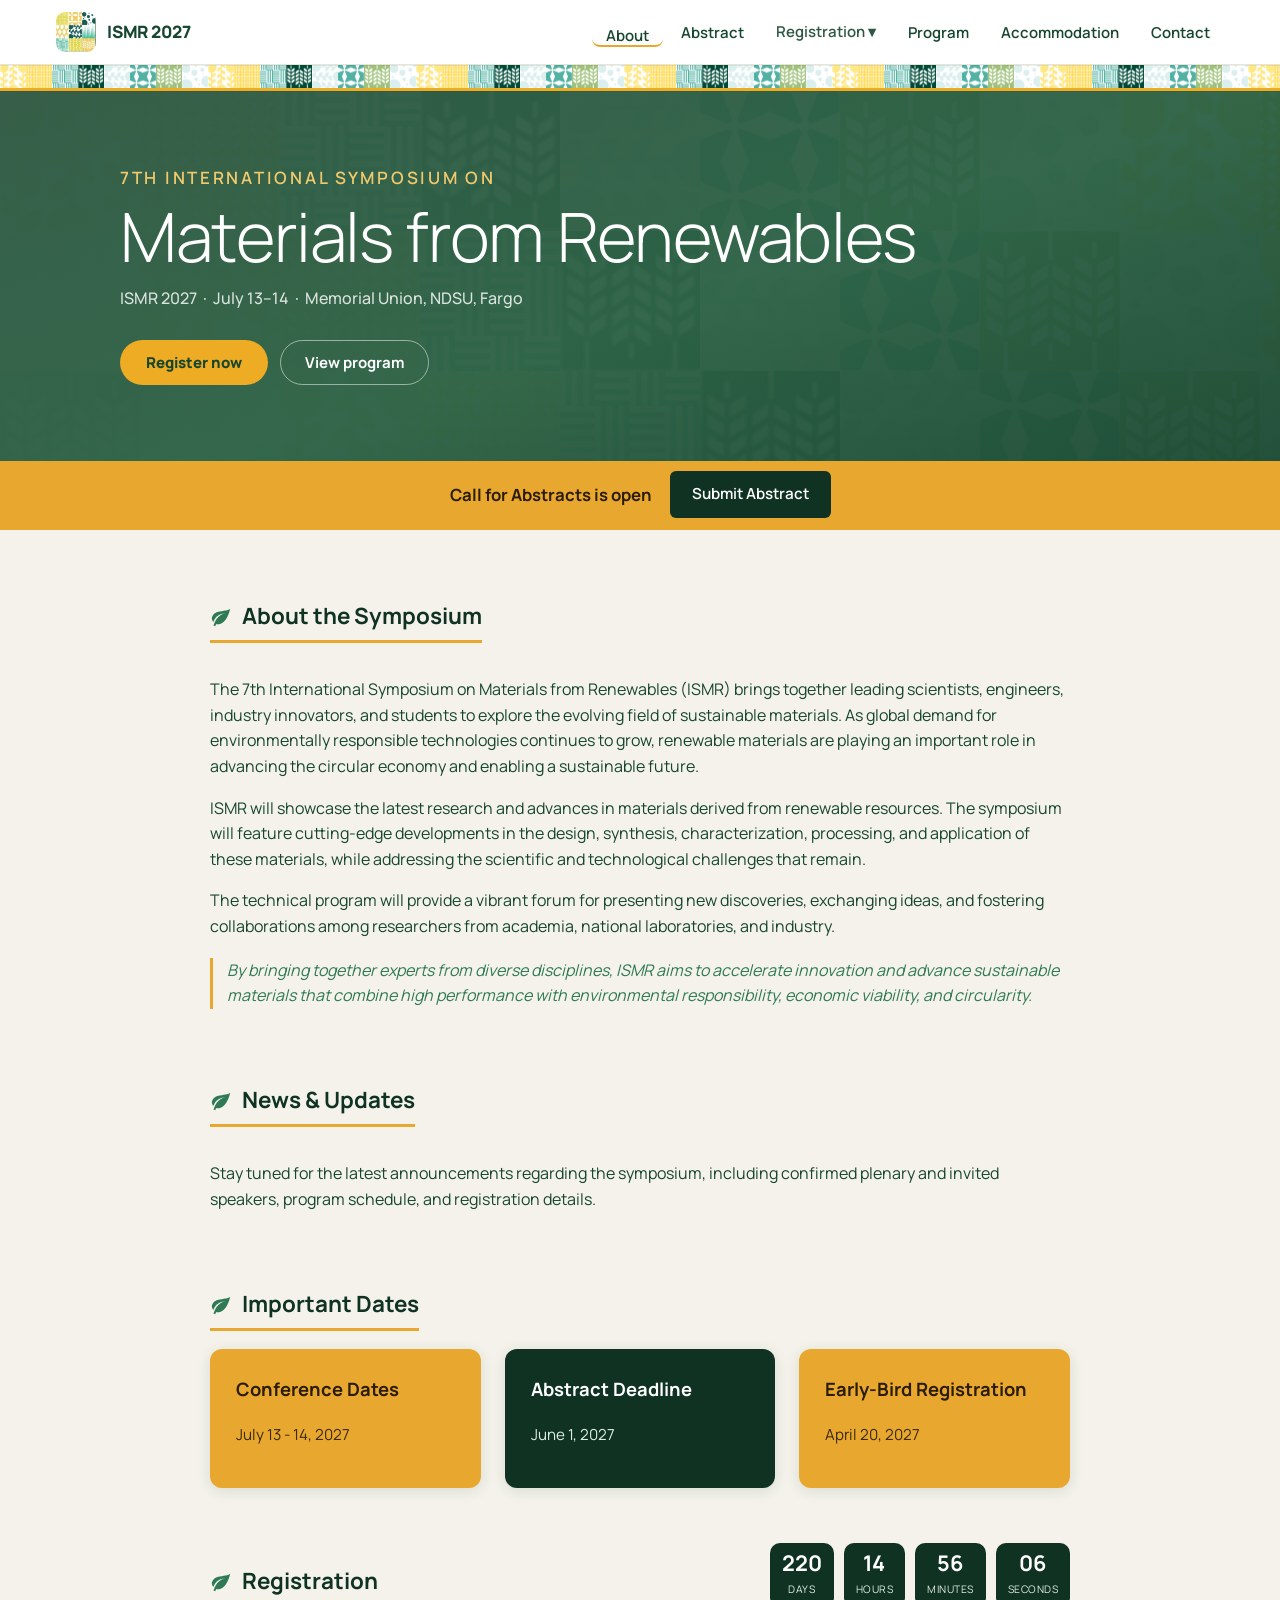
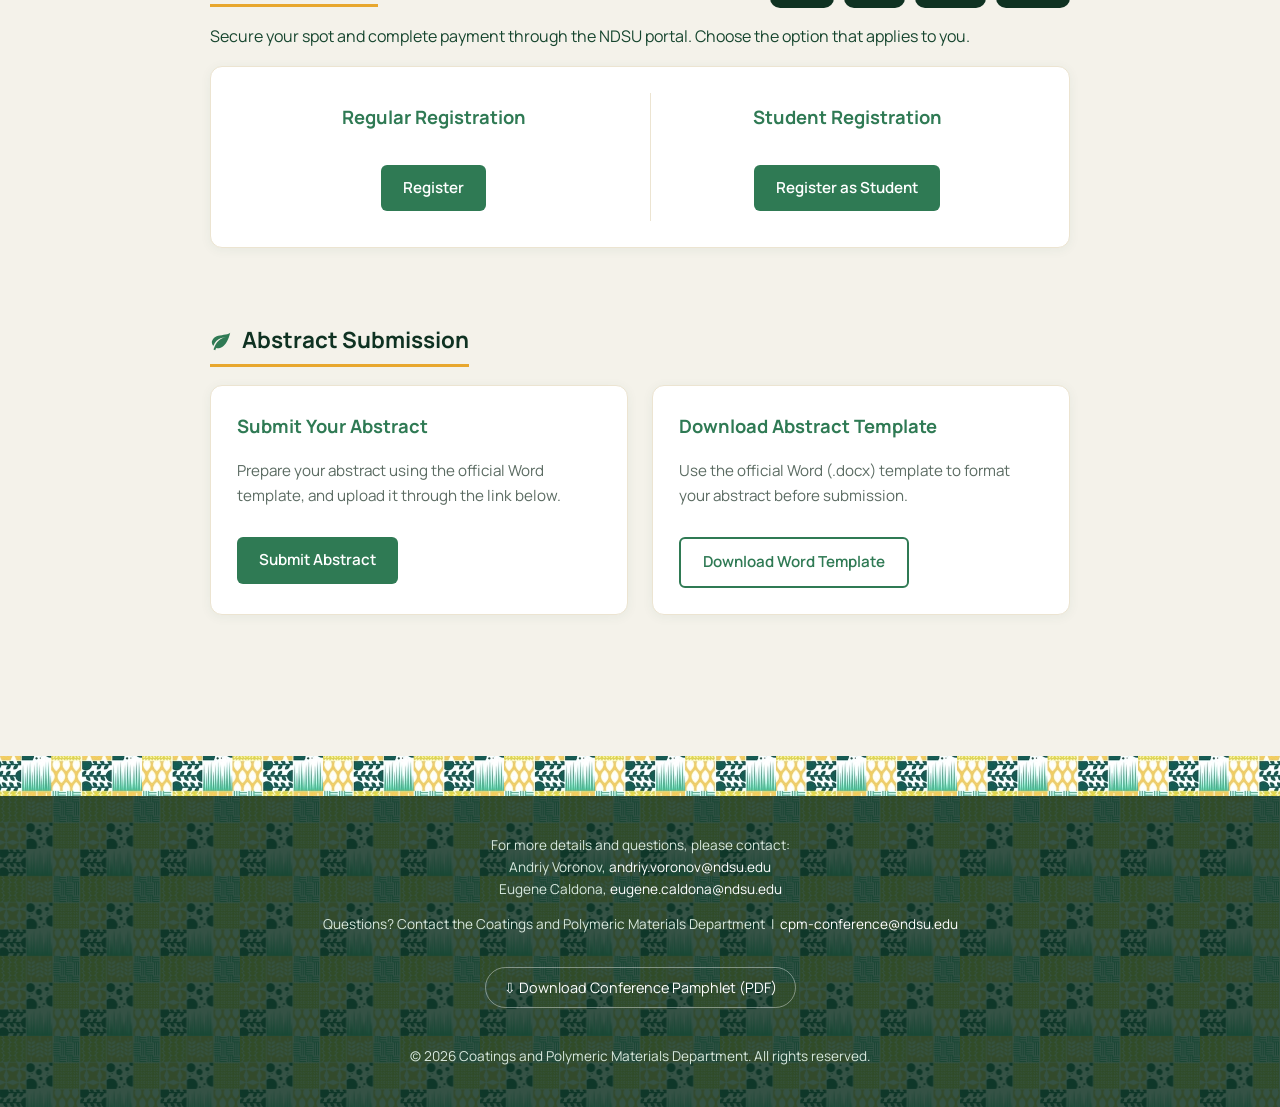
<file: index.html>
<!DOCTYPE html>
<html lang="en">
<head>
<meta charset="UTF-8">
<meta name="viewport" content="width=device-width, initial-scale=1.0">
<title>ISMR 2027 — 7th International Symposium on Materials from Renewables (ISMR, 2027)</title>
<link rel="icon" type="image/jpeg" href="images/single.jpg">
<link rel="preconnect" href="https://fonts.googleapis.com">
<link rel="preconnect" href="https://fonts.gstatic.com" crossorigin>
<link href="https://fonts.googleapis.com/css2?family=Manrope:wght@200;300;400;500;600;800&display=swap" rel="stylesheet">

<link rel="stylesheet" href="styles.css">
</head>
<body>

<header>
  <!-- NAV -->
  <div class="ismr-nav">
    <a class="ismr-lockup" href="/">
      <img src="images/ismr-mark.png" alt="ISMR 2027">
      <span class="txt">
        <span class="name">ISMR 2027</span>
      </span>
    </a>
    <nav class="ismr-links">
      <a href="#about">About</a>
      <a href="#abstract">Abstract</a>
     <!--<a href="#registration">Registration</a>-->
      <div class="nav-dropdown">
        <span class="dropbtn" tabindex="0" role="button" aria-haspopup="true" aria-expanded="false"><a href="#registration">Registration ▾</a></span>
        <div class="dropdown-menu">
          <a href="https://northdakotastate-ndus.nbsstore.net/seventh-international-symposium-on-materials-from-renewables" target="_blank" rel="noopener">Regular Registration</a>
          <a href="https://northdakotastate-ndus.nbsstore.net/seventh-international-symposium-on-materials-from-renewables-student-registration" target="_blank" rel="noopener">Student Registration</a>
        </div>
      </div>
      
      <a href="program.html">Program</a>
      <a href="accommodation.html">Accommodation</a>
      <a href="contact.html">Contact</a>
    </nav>
  </div>

  <!-- QUILT RIBBON -->
  <div class="ismr-ribbon" aria-hidden="true"></div>
</header>

<!-- HERO -->
<div class="ismr-hero">
  <div class="pattern"></div>
  <div class="veil"></div>
  <div class="inner">
    <p class="eyebrow">7th International Symposium on</p>
    <h1>Materials from Renewables</h1>
    <p class="sub">ISMR 2027 &nbsp;·&nbsp; July 13–14 &nbsp;·&nbsp; Memorial Union, NDSU, Fargo</p>
    <div class="ismr-actions">
      <a class="btn-primary" href="#register">Register now</a>
      <a class="btn-ghost" href="program.html">View program</a>
    </div>
  </div>
</div>

<div class="cfa-banner">
  <div class="cfa-text">
    <strong>Call for Abstracts is open</strong>
    <!-- EDIT: replace with the confirmed abstract deadline -->
    <!-- <span>Submission deadline: to be announced</span> -->
  </div>
  <a class="btn" href="#abstract">Submit Abstract</a>
</div>

  <!-- CALL FOR ABSTRACTS -->
  <!--<div class="ismr-strip">
    <!--<span class="label"><span class="dot"></span>Call for abstracts is open</span>
    <!--<a class="btn" href="#abstracts">Submit abstract →</a>
  <!--</div>
  <!--<img src="images/single.jpg" alt="ISMR 2027 logo" class="logo-img">-->

  <!-- EDIT: conference title (change ordinal/year if needed) -->
  <!--<h2>7th International Symposium on</h2>
  <!--<h1>Materials from Renewables</h1>
  <!--<h2>(ISMR 2027)</h2>

  <!-- EDIT: organizing department / tagline -->
  <!--<p class="subtitle">Organized by the Coatings and Polymeric Materials (CPM) Department, NDSU</p>-->

  <!-- EDIT: replace with the confirmed conference dates and location -->
  <!--<div class="dates-badge">July 13 - 14, 2027 &nbsp;|&nbsp; Memorial Union, NDSU, Fargo, ND, USA</div>

</header>
<!--<nav>
  <!-- About, Abstract Submission, Registration, Program, Accommodation, Contact -->
  <!--<a href="#about">About</a>
  <a href="#abstract">Abstract Submission</a>
  <div class="nav-dropdown">
    <span class="dropbtn" tabindex="0" role="button" aria-haspopup="true" aria-expanded="false">Registration ▾</span>
    <div class="dropdown-menu">
      <a href="https://northdakotastate-ndus.nbsstore.net/seventh-international-symposium-on-materials-from-renewables" target="_blank" rel="noopener">Regular Registration</a>
      <a href="https://northdakotastate-ndus.nbsstore.net/seventh-international-symposium-on-materials-from-renewables-student-registration" target="_blank" rel="noopener">Student Registration</a>
    </div>
  </div>
  <a href="program.html">Program</a>
  <a href="accommodation.html">Accommodation</a>
  <a href="contact.html">Contact</a>

</nav>
-->
<main>

  <section id="about">
    <h2>About the Symposium</h2>
    <!-- EDIT: replace with a short paragraph describing the conference scope/theme -->
    <p>The 7th International Symposium on Materials from Renewables (ISMR) brings together leading scientists, engineers, industry innovators, and students to explore the evolving field of sustainable materials. As global demand for environmentally responsible technologies continues to grow, renewable materials are playing an important role in advancing the circular economy and enabling a sustainable future.</p>
    <p>ISMR will showcase the latest research and advances in materials derived from renewable resources. The symposium will feature cutting-edge developments in the design, synthesis, characterization, processing, and application of these materials, while addressing the scientific and technological challenges that remain. </p>
    <p>The technical program will provide a vibrant forum for presenting new discoveries, exchanging ideas, and fostering collaborations among researchers from academia, national laboratories, and industry.</p>
    <p class="history-note"> By bringing together experts from diverse disciplines, ISMR aims to accelerate innovation and advance sustainable materials that combine high performance with environmental responsibility, economic viability, and circularity.</p>
  </section>

  <section id="news">
    <h2>News &amp; Updates</h2>
    <p>Stay tuned for the latest announcements regarding the symposium, including confirmed plenary and invited speakers, program schedule, and registration details.</p>
  </section>

  <section id="dates">
    <h2>Important Dates</h2>
    <div class="card-row">
      <div class="card">
        <h3>Conference Dates</h3>
        <p>July 13 - 14, 2027</p>
      </div>
      <div class="card">
        <h3>Abstract Deadline</h3>
        <!-- EDIT: exact deadline -->
        <p>June 1, 2027</p>
      </div>
      <div class="card">
        <h3>Early-Bird Registration</h3>
        <!-- EDIT: exact deadline -->
        <p>April 20, 2027</p>
      </div>
    </div>
  </section>
<!--
  <section id="speakers">
    <h2>Speakers</h2>
     EDIT: replace placeholders with confirmed plenary/invited speakers (photo, name, affiliation, talk title) 
    <p>We are honored to welcome distinguished plenary and invited speakers to ISMR 2027. The full lineup will be announced soon.</p>
    <div class="card-row speaker-row">
      <div class="card speaker-card">
        <div class="speaker-photo"></div>
        <h3>Speaker Name</h3>
        <p class="speaker-affil">Affiliation, Country</p>
        <p class="speaker-talk">Talk title to be announced</p>
      </div>
      <div class="card speaker-card">
        <div class="speaker-photo"></div>
        <h3>Speaker Name</h3>
        <p class="speaker-affil">Affiliation, Country</p>
        <p class="speaker-talk">Talk title to be announced</p>
      </div>
      <div class="card speaker-card">
        <div class="speaker-photo"></div>
        <h3>Speaker Name</h3>
        <p class="speaker-affil">Affiliation, Country</p>
        <p class="speaker-talk">Talk title to be announced</p>
      </div>
    </div>
  </section>
-->
  <section id="register">
    <div class="reg-head">
      <h2>Registration</h2>
      <div class="countdown" id="countdown" aria-label="Countdown to the symposium">
        <div class="cd-unit"><span id="cd-days">--</span><small>Days</small></div>
        <div class="cd-unit"><span id="cd-hours">--</span><small>Hours</small></div>
        <div class="cd-unit"><span id="cd-mins">--</span><small>Minutes</small></div>
        <div class="cd-unit"><span id="cd-secs">--</span><small>Seconds</small></div>
      </div>
    </div>
    <p>Secure your spot and complete payment through the NDSU portal. Choose the option that applies to you.</p>
    <div class="card reg-card">
      <div class="reg-option">
        <h3>Regular Registration</h3>
        <a class="btn" href="https://northdakotastate-ndus.nbsstore.net/seventh-international-symposium-on-materials-from-renewables" target="_blank" rel="noopener">Register</a>
      </div>
      <div class="reg-option">
        <h3>Student Registration</h3>
        <a class="btn" href="https://northdakotastate-ndus.nbsstore.net/seventh-international-symposium-on-materials-from-renewables-student-registration" target="_blank" rel="noopener">Register as Student</a>
      </div>
    </div>
  </section>

  <section id="abstract">
    <h2>Abstract Submission</h2>
    <div class="card-row">
      <div class="card">
        <h3>Submit Your Abstract</h3>
        <p>Prepare your abstract using the official Word template, and upload it through the link below.</p>
        <!-- EDIT: replace "#" with the real abstract submission link (e.g., EasyChair, submission form, or mailto:) -->
        <a class="btn" href="abstract-submission.html">Submit Abstract</a>
        <br>
       </div>
      <div class="card">
        <h3>Download Abstract Template</h3>
        <p>Use the official Word (.docx) template to format your abstract before submission.</p>
        <a class="btn secondary" href="AbstractTemplate.docx" download>Download Word Template</a>
        <br>
      </div>
    </div>
  </section>

<!--
  <section id="sponsors">
    <h2>Organizers &amp; Sponsors</h2>
    -- EDIT: replace slots with real logos, e.g. <img src="images/ndsu.png" alt="NDSU"> 
    <div class="logo-row">
      <div class="logo-slot">NDSU</div>
      <div class="logo-slot">CPM Department</div>
      <div class="logo-slot">Sponsor</div>
      <div class="logo-slot">Sponsor</div>
    </div>
  </section>
-->
</main>

<button id="toTop" class="to-top" aria-label="Back to top" title="Back to top">&uarr;</button>

<div class="motif-band" aria-hidden="true"></div>

<footer>
  <p>For more details and questions, please contact:<br>
  Andriy Voronov, <a href="mailto:andriy.voronov@ndsu.edu">andriy.voronov@ndsu.edu</a><br>
  Eugene Caldona, <a href="mailto:eugene.caldona@ndsu.edu">eugene.caldona@ndsu.edu</a></p>
  <p>Questions? Contact the Coatings and Polymeric Materials Department &nbsp;|&nbsp;
  <a href="mailto:cpm-conference@ndsu.edu">cpm-conference@ndsu.edu</a></p>
  <p><a class="onepager-link" href="27_ISMR_flyer.pdf" download>&#8681; Download Conference Pamphlet (PDF)</a></p>
  <p>&copy; 2026 Coatings and Polymeric Materials Department. All rights reserved.</p>
</footer>

<script>
  document.querySelectorAll('.nav-dropdown').forEach(function(dd){
    var btn = dd.querySelector('.dropbtn');
    btn.addEventListener('click', function(e){
      e.stopPropagation();
      var open = dd.classList.toggle('open');
      btn.setAttribute('aria-expanded', open);
    });
    btn.addEventListener('keydown', function(e){
      if(e.key === 'Enter' || e.key === ' '){ e.preventDefault(); btn.click(); }
    });
  });
  document.addEventListener('click', function(){
    document.querySelectorAll('.nav-dropdown.open').forEach(function(dd){
      dd.classList.remove('open');
      dd.querySelector('.dropbtn').setAttribute('aria-expanded', false);
    });
  });

  /* Countdown to July 13, 2027 */
  (function(){
    var target = new Date('2027-07-13T09:00:00-05:00').getTime();
    function pad(n){ return n < 10 ? '0' + n : n; }
    function tick(){
      var diff = target - Date.now();
      if(diff < 0) diff = 0;
      var d = Math.floor(diff / 86400000);
      var h = Math.floor((diff % 86400000) / 3600000);
      var m = Math.floor((diff % 3600000) / 60000);
      var s = Math.floor((diff % 60000) / 1000);
      var set = function(id, val){ var el = document.getElementById(id); if(el) el.textContent = val; };
      set('cd-days', d); set('cd-hours', pad(h)); set('cd-mins', pad(m)); set('cd-secs', pad(s));
    }
    tick(); setInterval(tick, 1000);
  })();

  /* Fade-in sections on scroll */
  (function(){
    var sections = document.querySelectorAll('main section');
    sections.forEach(function(s){ s.classList.add('reveal'); });
    if('IntersectionObserver' in window){
      var io = new IntersectionObserver(function(entries){
        entries.forEach(function(e){ if(e.isIntersecting){ e.target.classList.add('visible'); io.unobserve(e.target); } });
      }, { threshold: 0.12 });
      sections.forEach(function(s){ io.observe(s); });
    } else {
      sections.forEach(function(s){ s.classList.add('visible'); });
    }
  })();

  /* Same-page anchor navigation with extra sticky-header offset */
  (function(){
    var header = document.querySelector('header');
    function adjustHashScroll(targetId){
      if(!targetId || targetId === '#') return;
      var target = document.querySelector(targetId);
      if(!target) return;
      var offset = (header ? header.offsetHeight : 0) + 60;
      var top = target.getBoundingClientRect().top + window.scrollY - offset;
      window.scrollTo({ top: top, behavior: 'smooth' });
      history.replaceState(null, '', targetId);
    }
    document.querySelectorAll('a[href^="#"]').forEach(function(link){
      link.addEventListener('click', function(e){
        var hash = this.getAttribute('href');
        if(!hash || hash === '#') return;
        e.preventDefault();
        adjustHashScroll(hash);
      });
    });
  })();

  /* Active-section nav highlight */
  (function(){
    var links = Array.prototype.slice.call(document.querySelectorAll('nav a[href^="#"]'));
    var map = links.map(function(a){ return { link: a, sec: document.querySelector(a.getAttribute('href')) }; }).filter(function(o){ return o.sec; });
    function onScroll(){
      var pos = window.scrollY + 120;
      var current = null;
      map.forEach(function(o){ if(o.sec.offsetTop <= pos) current = o; });
      links.forEach(function(a){ a.classList.remove('active'); });
      if(current) current.link.classList.add('active');
    }
    window.addEventListener('scroll', onScroll); onScroll();
  })();

  /* Scroll-to-top button */
  (function(){
    var btn = document.getElementById('toTop');
    if(!btn) return;
    window.addEventListener('scroll', function(){
      btn.classList.toggle('show', window.scrollY > 400);
    });
    btn.addEventListener('click', function(){ window.scrollTo({ top: 0, behavior: 'smooth' }); });
  })();

  /* Gallery lightbox */
  (function(){
    var lb = document.getElementById('lightbox');
    if(!lb) return;
    var lbImg = document.getElementById('lightbox-img');
    var closeBtn = lb.querySelector('.lightbox-close');
    function open(src, alt){
      lbImg.src = src; lbImg.alt = alt || '';
      lb.classList.add('open'); lb.setAttribute('aria-hidden', 'false');
    }
    function close(){
      lb.classList.remove('open'); lb.setAttribute('aria-hidden', 'true'); lbImg.src = '';
    }
    document.querySelectorAll('.gallery-item').forEach(function(it){
      it.addEventListener('click', function(){
        open(it.getAttribute('data-full'), it.querySelector('img').alt);
      });
    });
    closeBtn.addEventListener('click', close);
    lb.addEventListener('click', function(e){ if(e.target === lb) close(); });
    document.addEventListener('keydown', function(e){ if(e.key === 'Escape') close(); });
  })();

</script>

</body>
</html>
</file>
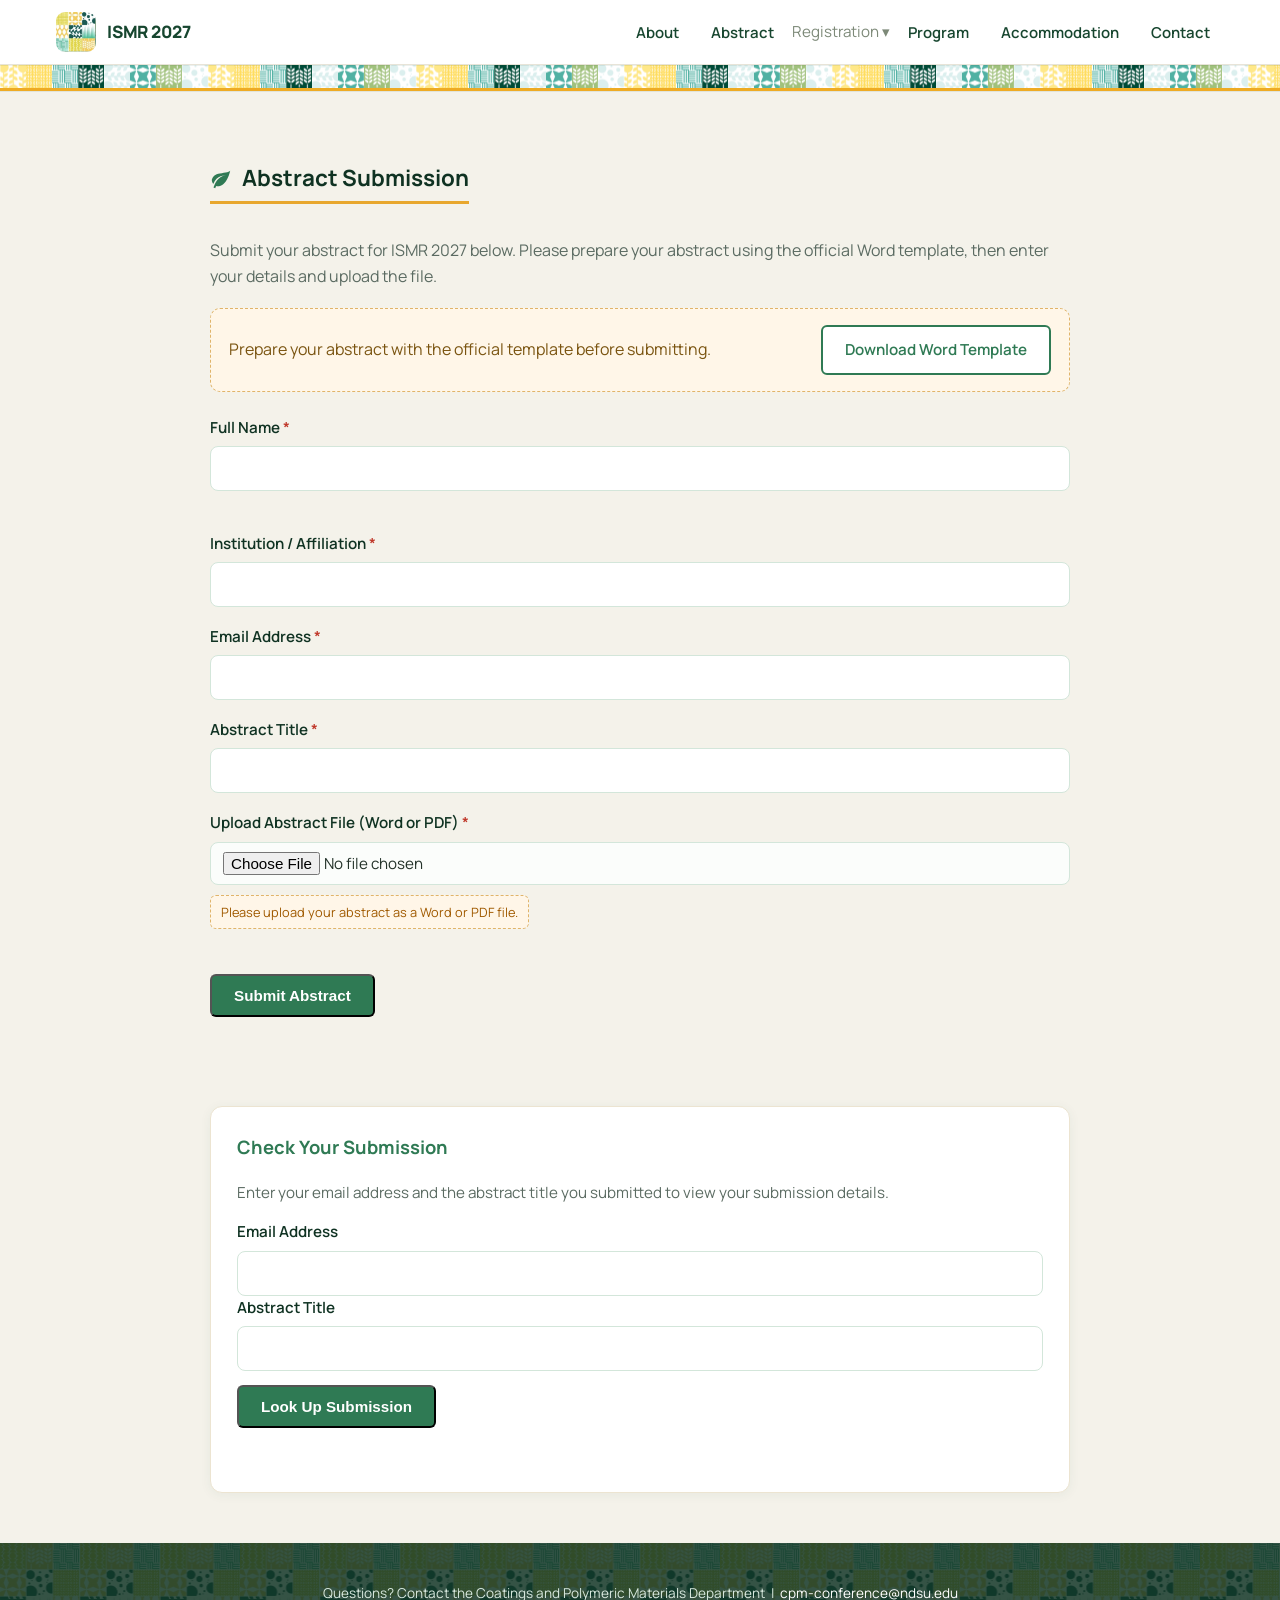
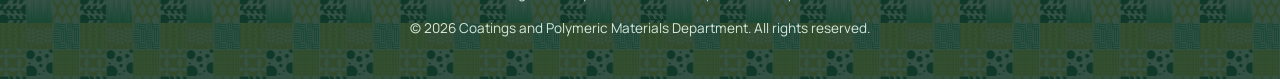
<file: abstract-submission.html>
<!DOCTYPE html>
<html lang="en">
<head>
<meta charset="UTF-8">
<meta name="viewport" content="width=device-width, initial-scale=1.0">
<title>Abstract Submission — 7th International Symposium on Materials from Renewables (ISMR 2027)</title>
<link rel="icon" type="image/jpeg" href="images/single.jpg">
<link rel="preconnect" href="https://fonts.googleapis.com">
<link rel="preconnect" href="https://fonts.gstatic.com" crossorigin>
<link href="https://fonts.googleapis.com/css2?family=Manrope:wght@200;300;400;500;600;800&display=swap" rel="stylesheet">
<link rel="stylesheet" href="styles.css">
</head>
<body>

<header>
  <div class="ismr-nav">
    <a class="ismr-lockup" href="index.html">
      <img src="images/ismr-mark.png" alt="ISMR 2027">
      <span class="txt">
        <span class="name">ISMR 2027</span>
      </span>
    </a>
    <nav class="ismr-links">
      <a href="index.html#about">About</a>
      <a href="index.html#abstract">Abstract</a>
      <div class="nav-dropdown">
        <span class="dropbtn" tabindex="0" role="button" aria-haspopup="true" aria-expanded="false">Registration ▾</span>
        <div class="dropdown-menu">
          <a href="https://northdakotastate-ndus.nbsstore.net/seventh-international-symposium-on-materials-from-renewables" target="_blank" rel="noopener">Regular Registration</a>
          <a href="https://northdakotastate-ndus.nbsstore.net/seventh-international-symposium-on-materials-from-renewables-student-registration" target="_blank" rel="noopener">Student Registration</a>
        </div>
      </div>
      <a href="program.html">Program</a>
      <a href="accommodation.html">Accommodation</a>
      <a href="contact.html">Contact</a>
    </nav>
  </div>

  <div class="ismr-ribbon" aria-hidden="true"></div>
</header>

<main>
  <section id="abstract-submission">
    <h2>Abstract Submission</h2>
    <p class="intro">Submit your abstract for ISMR 2027 below. Please prepare your abstract using the official Word template, then enter your details and upload the file.</p>

    <div class="note-box">
      Prepare your abstract with the official template before submitting.
      <a class="btn secondary" href="AbstractTemplate.docx" download>Download Word Template</a>
    </div>

    <form id="abstract-form" data-endpoint="https://script.google.com/macros/s/AKfycbzim4OJdMXVJgpYK4ZTHaMvu8a1nR4Ilgbm5QMnUOQypQbfrAQ-YUWQ2fJ1QhCaXDuf/exec">
      <input type="hidden" name="Submission_Type" value="Abstract Submission">
      <input type="hidden" name="Registration_Type" value="Speaker/Presenter">

      <div class="field">
        <label for="name">Full Name <span class="required">*</span></label>
        <input type="text" id="name" name="Full_Name" required>
        <div class="field-error" id="name-error" aria-live="polite"></div>
      </div>

      <div class="field">
        <label for="affiliation">Institution / Affiliation <span class="required">*</span></label>
        <input type="text" id="affiliation" name="Affiliation" required>
      </div>

      <div class="field">
        <label for="email">Email Address <span class="required">*</span></label>
        <input type="email" id="email" name="Email" required>
      </div>

      <div class="field">
        <label for="title">Abstract Title <span class="required">*</span></label>
        <input type="text" id="title" name="Abstract_Title" required>
      </div>

      <div class="field">
        <label for="abstract-file">Upload Abstract File (Word or PDF) <span class="required">*</span></label>
        <input type="file" id="abstract-file" name="Abstract_File" accept=".doc,.docx,.pdf" required>
        <p class="placeholder-note">Please upload your abstract as a Word or PDF file.</p>
      </div>

      <!-- Honeypot: real visitors never see or fill this field. Basic
           bots that auto-fill every input on a page often will, which
           is how we detect and quietly ignore them. -->
      <div style="position:absolute; left:-9999px; top:-9999px;" aria-hidden="true">
        <label for="website">Leave this field blank</label>
        <input type="text" id="website" name="Website" tabindex="-1" autocomplete="off">
      </div>

      <button type="submit" class="btn">Submit Abstract</button>
    </form>

    <div id="form-status" class="form-status" aria-live="polite"></div>
    <div id="submission-summary" class="form-status" style="display:none;"></div>
  </section>

  <div class="card" style="margin-top:30px;">
    <h3>Check Your Submission</h3>
    <p>Enter your email address and the abstract title you submitted to view your submission details.</p>
    <form id="lookup-form" class="field">
      <label for="lookup-email">Email Address</label>
      <input type="email" id="lookup-email" name="lookup-email" required>
      <label for="lookup-title">Abstract Title</label>
      <input type="text" id="lookup-title" name="lookup-title" required>
      <button type="submit" class="btn">Look Up Submission</button>
    </form>
    <div id="lookup-status" class="form-status" aria-live="polite"></div>
    <div id="lookup-result" style="display:none; margin-top:12px;"></div>
  </div>
</main>

<footer>
  <p>Questions? Contact the Coatings and Polymeric Materials Department &nbsp;|&nbsp;
  <a href="mailto:cpm-conference@ndsu.edu">cpm-conference@ndsu.edu</a></p>
  <p>&copy; 2026 Coatings and Polymeric Materials Department. All rights reserved.</p>
</footer>

<script>
  document.querySelectorAll('.nav-dropdown').forEach(function(dd){
    var btn = dd.querySelector('.dropbtn');
    btn.addEventListener('click', function(e){
      e.stopPropagation();
      var open = dd.classList.toggle('open');
      btn.setAttribute('aria-expanded', open);
    });
    btn.addEventListener('keydown', function(e){
      if(e.key === 'Enter' || e.key === ' '){ e.preventDefault(); btn.click(); }
    });
  });
  document.addEventListener('click', function(){
    document.querySelectorAll('.nav-dropdown.open').forEach(function(dd){
      dd.classList.remove('open');
      dd.querySelector('.dropbtn').setAttribute('aria-expanded', false);
    });
  });

  document.addEventListener('DOMContentLoaded', function () {
    const abstractForm = document.getElementById('abstract-form');
    const formStatus = document.getElementById('form-status');
    const abstractFileInput = document.getElementById('abstract-file');
    const lookupForm = document.getElementById('lookup-form');
    const lookupStatus = document.getElementById('lookup-status');
    const lookupResult = document.getElementById('lookup-result');
    const nameInput = document.getElementById('name');
    const nameError = document.getElementById('name-error');

    function showFormError(message) {
      formStatus.className = 'form-status error';
      formStatus.textContent = message;
    }
    function clearFormError() {
      formStatus.className = 'form-status';
      formStatus.textContent = '';
    }

    function validateForm() {
      const affiliation = abstractForm.querySelector('#affiliation').value.trim();
      const email = abstractForm.querySelector('#email').value.trim();
      const title = abstractForm.querySelector('#title').value.trim();

      if (!validateNameInput()) {
        showFormError(nameError.textContent || 'Please enter your full name.');
        return false;
      }
      if (!affiliation) { showFormError('Please enter your institution or affiliation.'); return false; }
      if (!email) { showFormError('Please enter your email address.'); return false; }
      if (!/^[^\s@]+@[^\s@]+\.[^\s@]+$/.test(email)) { showFormError('Please enter a valid email address containing an @ sign and a domain.'); return false; }
      if (!title) { showFormError('Please enter your abstract title.'); return false; }
      if (!abstractFileInput.files.length) { showFormError('Please upload your abstract file.'); return false; }

      clearFormError();
      return true;
    }

    function validateNameInput() {
      const fullName = nameInput ? nameInput.value.trim() : '';
      let message = '';

      if (!fullName) {
        message = 'Please enter your full name.';
      } else {
        const nameParts = fullName.split(/\s+/).filter(Boolean);
        const hasValidNameStructure = nameParts.length >= 2 && nameParts.every(function (part) {
          return part.length >= 1 && /^[A-Za-z.'-]+$/.test(part);
        });

        if (!hasValidNameStructure) {
          message = 'Please enter your full name with at least first and last name separated by a space.';
        }
      }

      if (nameInput) {
        nameInput.setCustomValidity(message);
      }
      if (nameError) {
        nameError.textContent = message;
      }

      return !message;
    }

    if (nameInput) {
      nameInput.addEventListener('input', function () {
        validateNameInput();
        clearFormError();
      });
      nameInput.addEventListener('blur', validateNameInput);
    }

    function escapeHtml(value) {
      return String(value ?? '')
        .replace(/&/g, '&amp;').replace(/</g, '&lt;').replace(/>/g, '&gt;')
        .replace(/"/g, '&quot;').replace(/'/g, '&#39;');
    }

    function extractEntries(payload) {
      if (!payload) return [];
      if (Array.isArray(payload)) return payload;
      if (Array.isArray(payload.registrations)) return payload.registrations;
      if (Array.isArray(payload.submissions)) return payload.submissions;
      if (Array.isArray(payload.results)) return payload.results;
      if (Array.isArray(payload.data)) return payload.data;
      if (payload.registration) return [payload.registration];
      if (typeof payload === 'object' && Object.keys(payload).length) return [payload];
      return [];
    }

    function entryToRows(entry) {
      const hasFile = !!(entry.abstract_file_name || entry.Abstract_File_Name || entry.abstract_file_url || entry.Abstract_File_Url);
      return [
        { label: 'Name', value: entry.Full_Name || entry.FullName || entry.name || 'N/A' },
        { label: 'Email', value: entry.Email || entry.email || 'N/A' },
        { label: 'Abstract title', value: entry.Abstract_Title || entry.abstract_title || entry.Title || 'N/A' },
        { label: 'Abstract file', value: hasFile ? 'Received' : 'No file recorded yet.' }
      ];
    }

    function renderLookupTable(payload, message, isError) {
      if (isError) {
        lookupStatus.className = 'form-status error';
        lookupStatus.textContent = message;
        lookupResult.style.display = 'none';
        return;
      }
      const entries = extractEntries(payload);
      if (!entries.length) {
        lookupStatus.className = 'form-status';
        lookupStatus.textContent = message || 'No submission found for that email.';
        lookupResult.style.display = 'none';
        return;
      }
      lookupStatus.className = 'form-status success';
      lookupStatus.textContent = entries.length > 1 ? (entries.length + ' submissions found.') : 'Submission found.';
      lookupResult.style.display = 'block';
      lookupResult.innerHTML = entries.map(function (entry, i) {
        const heading = entries.length > 1 ? '<h4 class="lookup-heading">Submission ' + (i + 1) + '</h4>' : '';
        const rows = entryToRows(entry).map(function (row) {
          const cell = row.href
            ? '<a href="' + escapeHtml(row.href) + '" target="_blank" rel="noopener">' + escapeHtml(row.value) + '</a>'
            : escapeHtml(row.value);
          return '<tr><th>' + escapeHtml(row.label) + '</th><td>' + cell + '</td></tr>';
        }).join('');
        return heading + '<table class="lookup-table"><tbody>' + rows + '</tbody></table>';
      }).join('');
    }

    // Reads the selected file and resolves to a base64 data: URL string.
    // The backend (Code.gs) only accepts the file this way — it looks
    // for a data:...;base64,... string inside a JSON body.
    function readFileAsDataURL(file) {
      return new Promise(function (resolve, reject) {
        const reader = new FileReader();
        reader.onload = function () { resolve(reader.result); };
        reader.onerror = function () { reject(reader.error || new Error('Could not read the selected file.')); };
        reader.readAsDataURL(file);
      });
    }

    abstractForm.addEventListener('submit', function(e) {
      e.preventDefault();
      if (!validateForm()) return;

      // Honeypot check: if this hidden field got filled in, it wasn't
      // a real visitor. Pretend success without sending anything.
      const honeypotField = document.getElementById('website');
      if (honeypotField && honeypotField.value.trim() !== '') {
        formStatus.className = 'form-status success';
        formStatus.textContent = 'Your abstract has been submitted successfully.';
        abstractForm.reset();
        return;
      }

      const submitButton = abstractForm.querySelector('button[type="submit"]');
      submitButton.disabled = true;
      submitButton.textContent = 'Submitting...';
      clearFormError();

      const file = abstractFileInput.files[0];

      readFileAsDataURL(file)
        .then(function (dataUrl) {
          const payload = {
            Submission_Type: abstractForm.querySelector('[name="Submission_Type"]').value,
            Registration_Type: abstractForm.querySelector('[name="Registration_Type"]').value,
            Full_Name: nameInput.value.trim(),
            Affiliation: abstractForm.querySelector('#affiliation').value.trim(),
            Email: abstractForm.querySelector('#email').value.trim(),
            Abstract_Title: abstractForm.querySelector('#title').value.trim(),
            Abstract_File: dataUrl,
            File_Name: file.name,
            Website: honeypotField ? honeypotField.value : ''
          };

          // Content-Type: text/plain avoids a CORS preflight (OPTIONS)
          // request. Apps Script web apps don't handle preflight, so
          // application/json here causes a "Failed to fetch" error even
          // though the request itself is fine. The backend still parses
          // the body as JSON by checking its shape.
          return fetch(abstractForm.dataset.endpoint, {
            method: 'POST',
            headers: { 'Content-Type': 'text/plain' },
            body: JSON.stringify(payload)
          });
        })
        .then(function (response) {
          if (!response.ok) {
            throw new Error('Submission failed. Please try again.');
          }
          return response.json();
        })
        .then(function (result) {
          if (!result || result.success === false) {
            throw new Error((result && result.error) || 'There was a problem submitting your abstract.');
          }
          formStatus.className = 'form-status success';
          formStatus.textContent = result.submissionNumber
            ? 'Your abstract has been submitted successfully. Your submission number is ' + result.submissionNumber + '.'
            : 'Your abstract has been submitted successfully.';
          abstractForm.reset();
        })
        .catch(function (error) {
          showFormError(error.message || 'There was a problem submitting your abstract.');
        })
        .finally(function () {
          submitButton.disabled = false;
          submitButton.textContent = 'Submit Abstract';
        });
    });

    lookupForm.addEventListener('submit', function(e) {
      e.preventDefault();
      const email = document.getElementById('lookup-email').value.trim();
      const title = document.getElementById('lookup-title').value.trim();
      if (!email || !/^[^\s@]+@[^\s@]+\.[^\s@]+$/.test(email)) {
        lookupStatus.className = 'form-status error';
        lookupStatus.textContent = 'Please enter a valid email address.';
        lookupResult.style.display = 'none';
        return;
      }
      if (!title) {
        lookupStatus.className = 'form-status error';
        lookupStatus.textContent = 'Please enter the abstract title you submitted.';
        lookupResult.style.display = 'none';
        return;
      }

      lookupStatus.className = 'form-status';
      lookupStatus.textContent = 'Checking your submission...';
      lookupResult.style.display = 'none';

      // Uses the SAME endpoint as the submit form, so lookups always hit
      // the current deployment instead of a possibly-stale hardcoded URL.
      // Requiring the title alongside the email means a guessed email
      // alone can't pull back someone else's submission details.
      fetch(abstractForm.dataset.endpoint + '?email=' + encodeURIComponent(email) + '&title=' + encodeURIComponent(title))
        .then(function(response) {
          if (!response.ok) {
            throw new Error('Unable to look up submission.');
          }
          return response.json();
        })
        .then(function(payload) {
          renderLookupTable(payload, 'No submission found matching that email and abstract title.', false);
        })
        .catch(function(error) {
          lookupStatus.className = 'form-status error';
          lookupStatus.textContent = error.message || 'Unable to look up submission.';
          lookupResult.style.display = 'none';
        });
    });

      // Endpoint connectivity test to help diagnose network/CORS errors.
      const endpointTestBtn = document.getElementById('endpoint-test-btn');
      const endpointTestStatus = document.getElementById('endpoint-test-status');
      if (endpointTestBtn) {
        endpointTestBtn.addEventListener('click', function () {
          endpointTestStatus.className = 'form-status';
          endpointTestStatus.textContent = 'Testing endpoint reachability...';
          // Try a simple GET — if this fails with a CORS error the
          // browser will surface "Failed to fetch" here as well.
          fetch(abstractForm.dataset.endpoint, { method: 'GET', cache: 'no-store' })
            .then(function (resp) {
              endpointTestStatus.className = 'form-status success';
              endpointTestStatus.textContent = 'Endpoint reachable — HTTP ' + resp.status + '. Check console for response body.';
              return resp.text().then(function (text) { console.log('Endpoint test response (truncated):', text.slice(0, 200)); });
            })
            .catch(function (err) {
              endpointTestStatus.className = 'form-status error';
              endpointTestStatus.textContent = 'Fetch failed: ' + (err && err.message ? err.message : String(err));
              console.error('Endpoint test error:', err);
            });
        });
      }
  });
</script>

</body>
</html>
</file>
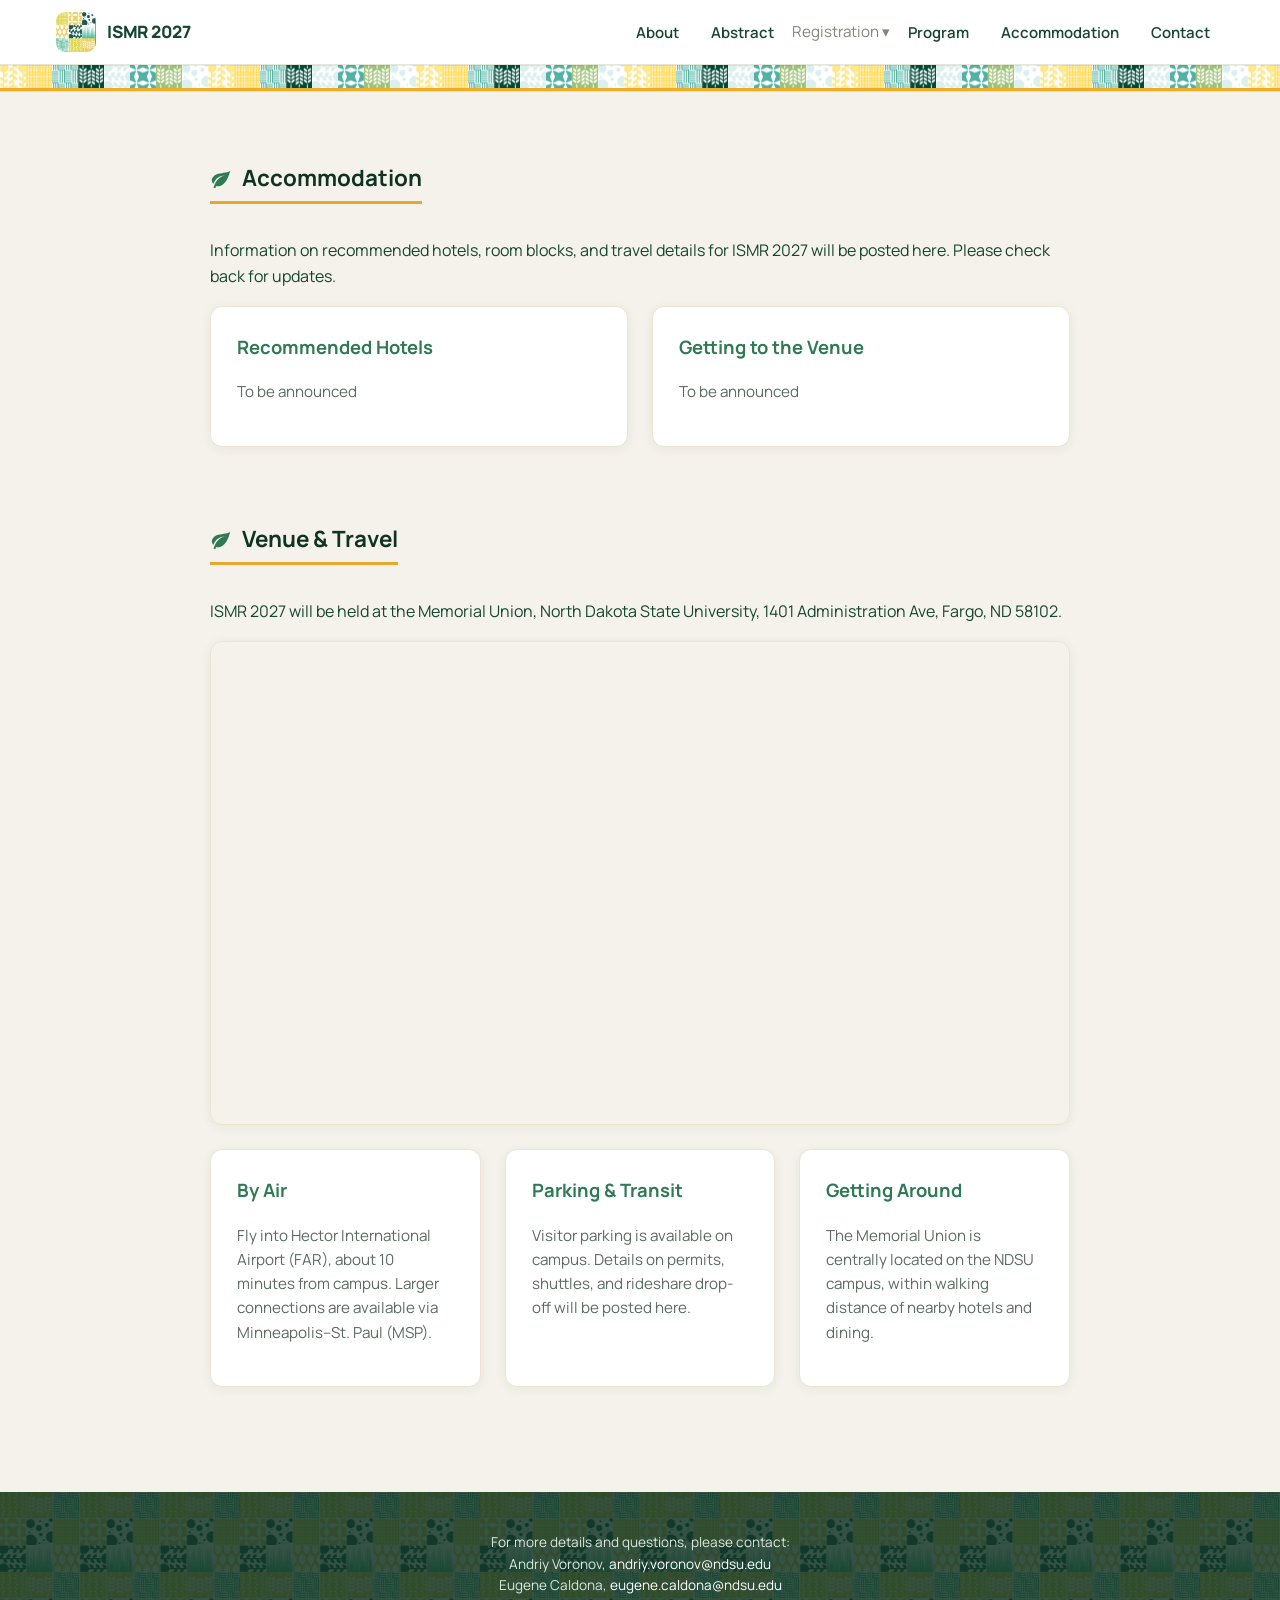
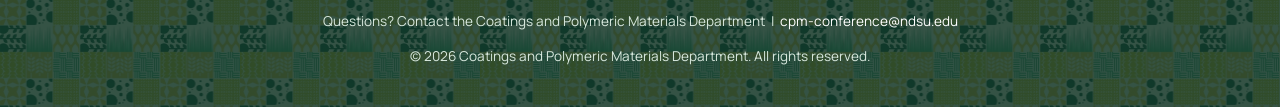
<file: accommodation.html>
<!DOCTYPE html>
<html lang="en">
<head>
<meta charset="UTF-8">
<meta name="viewport" content="width=device-width, initial-scale=1.0">
<title>Accommodation — 7th International Symposium on Materials from Renewables (ISMR 2027)</title>
<link rel="icon" type="image/jpeg" href="images/single.jpg">
<link rel="preconnect" href="https://fonts.googleapis.com">
<link rel="preconnect" href="https://fonts.gstatic.com" crossorigin>
<link href="https://fonts.googleapis.com/css2?family=Manrope:wght@200;300;400;500;600;800&display=swap" rel="stylesheet">
<link rel="stylesheet" href="styles.css">
</head>
<body>

<header>
  <div class="ismr-nav">
    <a class="ismr-lockup" href="index.html">
      <img src="images/ismr-mark.png" alt="ISMR 2027">
      <span class="txt">
        <span class="name">ISMR 2027</span>
      </span>
    </a>
    <nav class="ismr-links">
      <a href="index.html#about">About</a>
      <a href="index.html#abstract">Abstract</a>
      <div class="nav-dropdown">
        <span class="dropbtn" tabindex="0" role="button" aria-haspopup="true" aria-expanded="false">Registration ▾</span>
        <div class="dropdown-menu">
          <a href="https://northdakotastate-ndus.nbsstore.net/seventh-international-symposium-on-materials-from-renewables" target="_blank" rel="noopener">Regular Registration</a>
          <a href="https://northdakotastate-ndus.nbsstore.net/seventh-international-symposium-on-materials-from-renewables-student-registration" target="_blank" rel="noopener">Student Registration</a>
        </div>
      </div>
      <a href="program.html">Program</a>
      <a href="accommodation.html">Accommodation</a>
      <a href="contact.html">Contact</a>
    </nav>
  </div>

  <div class="ismr-ribbon" aria-hidden="true"></div>
</header>

<main>

  <section id="accommodation">
    <h2>Accommodation</h2>
    <!-- EDIT: replace with hotel blocks, campus lodging, and booking details -->
    <p>Information on recommended hotels, room blocks, and travel details for ISMR 2027 will be posted here. Please check back for updates.</p>

    <div class="card-row">
      <div class="card">
        <h3>Recommended Hotels</h3>
        <!-- EDIT: hotel name, rate, distance, booking link -->
        <p>To be announced</p>
      </div>
      <div class="card">
        <h3>Getting to the Venue</h3>
        <!-- EDIT: directions, parking, transit -->
        <p>To be announced</p>
      </div>
    </div>
  </section>

  <section id="venue">
    <h2>Venue &amp; Travel</h2>
    <p>ISMR 2027 will be held at the Memorial Union, North Dakota State University, 1401 Administration Ave, Fargo, ND 58102.</p>

    <div class="map-embed">
      <iframe
        title="Memorial Union, NDSU location map"
        src="https://maps.google.com/maps?q=Memorial%20Union%20NDSU%20Fargo%20ND&output=embed"
        loading="lazy"
        referrerpolicy="no-referrer-when-downgrade"
        allowfullscreen></iframe>
    </div>

    <div class="card-row">
      <div class="card">
        <h3>By Air</h3>
        <!-- EDIT: airport details -->
        <p>Fly into Hector International Airport (FAR), about 10 minutes from campus. Larger connections are available via Minneapolis&ndash;St. Paul (MSP).</p>
      </div>
      <div class="card">
        <h3>Parking &amp; Transit</h3>
        <!-- EDIT: parking / shuttle details -->
        <p>Visitor parking is available on campus. Details on permits, shuttles, and rideshare drop-off will be posted here.</p>
      </div>
      <div class="card">
        <h3>Getting Around</h3>
        <!-- EDIT: local transport -->
        <p>The Memorial Union is centrally located on the NDSU campus, within walking distance of nearby hotels and dining.</p>
      </div>
    </div>
  </section>

</main>

<footer>
  <p>For more details and questions, please contact:<br>
  Andriy Voronov, <a href="mailto:andriy.voronov@ndsu.edu">andriy.voronov@ndsu.edu</a><br>
  Eugene Caldona, <a href="mailto:eugene.caldona@ndsu.edu">eugene.caldona@ndsu.edu</a></p>
  <p>Questions? Contact the Coatings and Polymeric Materials Department &nbsp;|&nbsp;
  <a href="mailto:cpm-conference@ndsu.edu">cpm-conference@ndsu.edu</a></p>
  <p>&copy; 2026 Coatings and Polymeric Materials Department. All rights reserved.</p>
</footer>

<script>
  document.querySelectorAll('.nav-dropdown').forEach(function(dd){
    var btn = dd.querySelector('.dropbtn');
    btn.addEventListener('click', function(e){
      e.stopPropagation();
      var open = dd.classList.toggle('open');
      btn.setAttribute('aria-expanded', open);
    });
    btn.addEventListener('keydown', function(e){
      if(e.key === 'Enter' || e.key === ' '){ e.preventDefault(); btn.click(); }
    });
  });
  document.addEventListener('click', function(){
    document.querySelectorAll('.nav-dropdown.open').forEach(function(dd){
      dd.classList.remove('open');
      dd.querySelector('.dropbtn').setAttribute('aria-expanded', false);
    });
  });
</script>

</body>
</html>
</file>
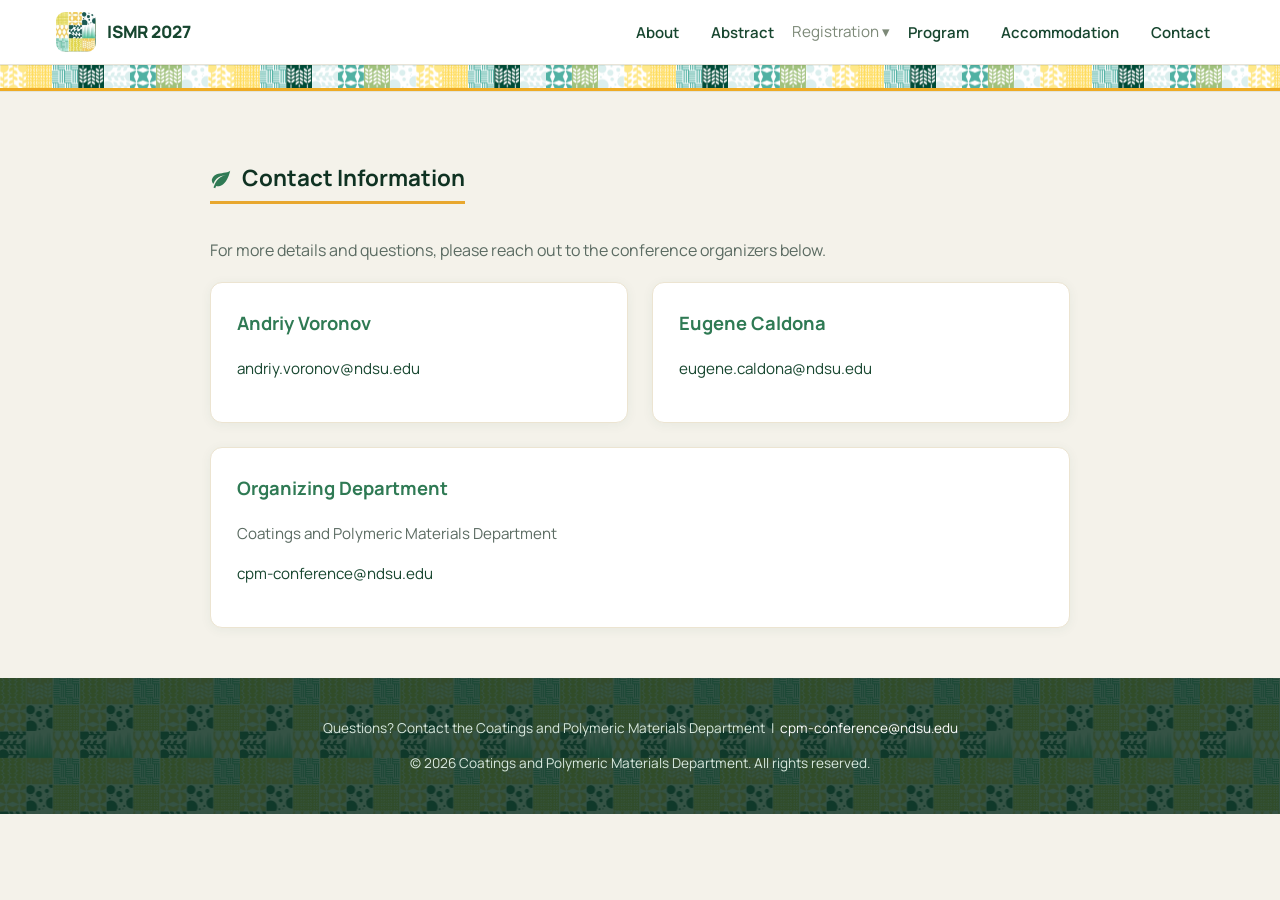
<file: contact.html>
<!DOCTYPE html>
<html lang="en">
<head>
<meta charset="UTF-8">
<meta name="viewport" content="width=device-width, initial-scale=1.0">
<title>Contact — 7th International Symposium on Materials from Renewables</title>
<link rel="icon" type="image/jpeg" href="images/single.jpg">
<link rel="preconnect" href="https://fonts.googleapis.com">
<link rel="preconnect" href="https://fonts.gstatic.com" crossorigin>
<link href="https://fonts.googleapis.com/css2?family=Manrope:wght@200;300;400;500;600;800&display=swap" rel="stylesheet">
<link rel="stylesheet" href="styles.css">
</head>
<body>

<header>
  <div class="ismr-nav">
    <a class="ismr-lockup" href="index.html">
      <img src="images/ismr-mark.png" alt="ISMR 2027">
      <span class="txt">
        <span class="name">ISMR 2027</span>
      </span>
    </a>
    <nav class="ismr-links">
      <a href="index.html#about">About</a>
      <a href="index.html#abstract">Abstract</a>
      <div class="nav-dropdown">
        <span class="dropbtn" tabindex="0" role="button" aria-haspopup="true" aria-expanded="false">Registration ▾</span>
        <div class="dropdown-menu">
          <a href="https://northdakotastate-ndus.nbsstore.net/seventh-international-symposium-on-materials-from-renewables" target="_blank" rel="noopener">Regular Registration</a>
          <a href="https://northdakotastate-ndus.nbsstore.net/seventh-international-symposium-on-materials-from-renewables-student-registration" target="_blank" rel="noopener">Student Registration</a>
        </div>
      </div>
      <a href="program.html">Program</a>
      <a href="accommodation.html">Accommodation</a>
      <a href="contact.html">Contact</a>
    </nav>
  </div>

  <div class="ismr-ribbon" aria-hidden="true"></div>
</header>

<main>
  <h2>Contact Information</h2>
  <p class="intro">For more details and questions, please reach out to the conference organizers below.</p>

  <div class="card-row">
    <div class="card">
      <h3>Andriy Voronov</h3>
      <p><a href="mailto:andriy.voronov@ndsu.edu">andriy.voronov@ndsu.edu</a></p>
    </div>
    <div class="card">
      <h3>Eugene Caldona</h3>
      <p><a href="mailto:eugene.caldona@ndsu.edu">eugene.caldona@ndsu.edu</a></p>
    </div>
  </div>

  <div class="card" style="margin-top:24px;">
    <h3>Organizing Department</h3>
    <p>Coatings and Polymeric Materials Department</p>
    <p><a href="mailto:cpm-conference@ndsu.edu">cpm-conference@ndsu.edu</a></p>
  </div>
</main>

<footer>
  <p>Questions? Contact the Coatings and Polymeric Materials Department &nbsp;|&nbsp;
  <a href="mailto:cpm-conference@ndsu.edu">cpm-conference@ndsu.edu</a></p>
  <p>&copy; 2026 Coatings and Polymeric Materials Department. All rights reserved.</p>
</footer>

<script>
  document.querySelectorAll('.nav-dropdown').forEach(function(dd){
    var btn = dd.querySelector('.dropbtn');
    btn.addEventListener('click', function(e){
      e.stopPropagation();
      var open = dd.classList.toggle('open');
      btn.setAttribute('aria-expanded', open);
    });
    btn.addEventListener('keydown', function(e){
      if(e.key === 'Enter' || e.key === ' '){ e.preventDefault(); btn.click(); }
    });
  });
  document.addEventListener('click', function(){
    document.querySelectorAll('.nav-dropdown.open').forEach(function(dd){
      dd.classList.remove('open');
      dd.querySelector('.dropbtn').setAttribute('aria-expanded', false);
    });
  });
</script>

</body>
</html>
</file>
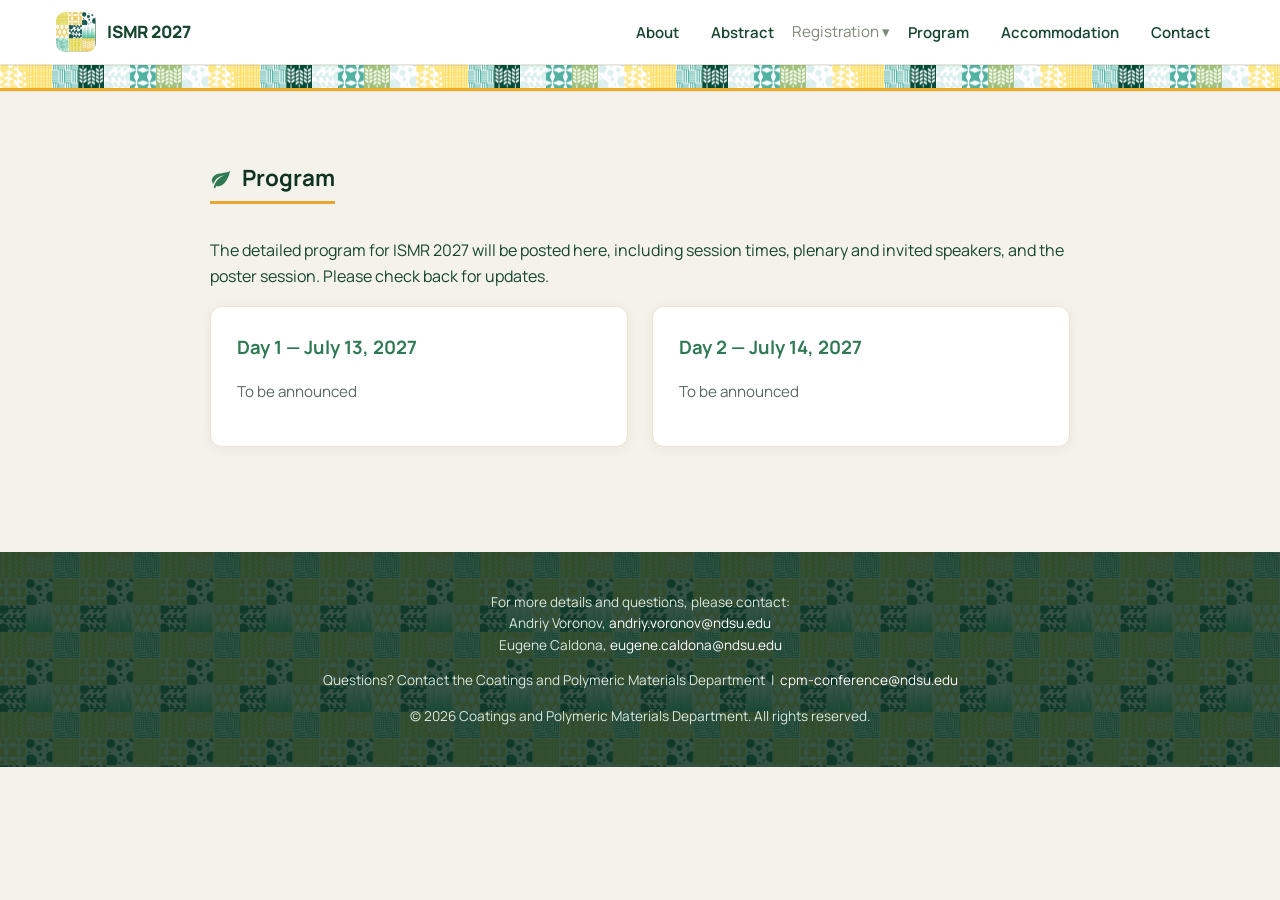
<file: program.html>
<!DOCTYPE html>
<html lang="en">
<head>
<meta charset="UTF-8">
<meta name="viewport" content="width=device-width, initial-scale=1.0">
<title>Program — 7th International Symposium on Materials from Renewables (ISMR 2027)</title>
<link rel="icon" type="image/jpeg" href="images/single.jpg">
<link rel="preconnect" href="https://fonts.googleapis.com">
<link rel="preconnect" href="https://fonts.gstatic.com" crossorigin>
<link href="https://fonts.googleapis.com/css2?family=Manrope:wght@200;300;400;500;600;800&display=swap" rel="stylesheet">
<link rel="stylesheet" href="styles.css">
</head>
<body>

<header>
  <div class="ismr-nav">
    <a class="ismr-lockup" href="index.html">
      <img src="images/ismr-mark.png" alt="ISMR 2027">
      <span class="txt">
        <span class="name">ISMR 2027</span>
      </span>
    </a>
    <nav class="ismr-links">
      <a href="index.html#about">About</a>
      <a href="index.html#abstract">Abstract</a>
      <div class="nav-dropdown">
        <span class="dropbtn" tabindex="0" role="button" aria-haspopup="true" aria-expanded="false">Registration ▾</span>
        <div class="dropdown-menu">
          <a href="https://northdakotastate-ndus.nbsstore.net/seventh-international-symposium-on-materials-from-renewables" target="_blank" rel="noopener">Regular Registration</a>
          <a href="https://northdakotastate-ndus.nbsstore.net/seventh-international-symposium-on-materials-from-renewables-student-registration" target="_blank" rel="noopener">Student Registration</a>
        </div>
      </div>
      <a href="program.html">Program</a>
      <a href="accommodation.html">Accommodation</a>
      <a href="contact.html">Contact</a>
    </nav>
  </div>

  <div class="ismr-ribbon" aria-hidden="true"></div>
</header>

<main>

  <section id="program">
    <h2>Program</h2>
    <!-- EDIT: replace with the full program / schedule once finalized -->
    <p>The detailed program for ISMR 2027 will be posted here, including session times, plenary and invited speakers, and the poster session. Please check back for updates.</p>

    <div class="card-row">
      <div class="card">
        <h3>Day 1 &mdash; July 13, 2027</h3>
        <!-- EDIT: add Day 1 schedule -->
        <p>To be announced</p>
      </div>
      <div class="card">
        <h3>Day 2 &mdash; July 14, 2027</h3>
        <!-- EDIT: add Day 2 schedule -->
        <p>To be announced</p>
      </div>
    </div>
  </section>

</main>

<footer>
  <p>For more details and questions, please contact:<br>
  Andriy Voronov, <a href="mailto:andriy.voronov@ndsu.edu">andriy.voronov@ndsu.edu</a><br>
  Eugene Caldona, <a href="mailto:eugene.caldona@ndsu.edu">eugene.caldona@ndsu.edu</a></p>
  <p>Questions? Contact the Coatings and Polymeric Materials Department &nbsp;|&nbsp;
  <a href="mailto:cpm-conference@ndsu.edu">cpm-conference@ndsu.edu</a></p>
  <p>&copy; 2026 Coatings and Polymeric Materials Department. All rights reserved.</p>
</footer>

<script>
  document.querySelectorAll('.nav-dropdown').forEach(function(dd){
    var btn = dd.querySelector('.dropbtn');
    btn.addEventListener('click', function(e){
      e.stopPropagation();
      var open = dd.classList.toggle('open');
      btn.setAttribute('aria-expanded', open);
    });
    btn.addEventListener('keydown', function(e){
      if(e.key === 'Enter' || e.key === ' '){ e.preventDefault(); btn.click(); }
    });
  });
  document.addEventListener('click', function(){
    document.querySelectorAll('.nav-dropdown.open').forEach(function(dd){
      dd.classList.remove('open');
      dd.querySelector('.dropbtn').setAttribute('aria-expanded', false);
    });
  });
</script>

</body>
</html>
</file>
<file: styles.css>
:root{
    --green-mid:#2f7a54;
    --green-light:#eaf5ee;
    --accent:#e8a72e;
    --accent-dark:#c98f2b;
    --text:#233229;
    --muted:#5b6b62;
    --green:#17462f;
    --green-dark:#0f3222;
    --amber:#eeab24;
    --amber-soft:#f6d99a;
    --cream:#f4f2ea;
    --line:#e8e4d8;
  }
  *{box-sizing:border-box;}
  body{
    margin:0;
    font-family:"Manrope", Arial, sans-serif;
    color:var(--green);
    background:var(--cream);
    line-height:1.6;
  }
  a{color:var(--green);text-decoration:none}

  header{
    position:sticky;
    top:0;
    z-index:1200;
    width:100%;
    padding:0;
    background:var(--cream);
    box-shadow:0 1px 0 rgba(23,70,47,0.08);
    isolation:isolate;
  }
  
    /* ---------- NAV ---------- */
  .ismr-nav{
    display:flex;align-items:center;justify-content:space-between;gap:28px;
    padding:12px 56px;background:#fff;border-bottom:1px solid var(--line);
    position:relative;z-index:3;
    box-shadow:0 1px 0 rgba(23,70,47,0.08);
  }
  .ismr-lockup{display:flex;align-items:center;gap:11px;flex-shrink:0;white-space:nowrap}
  .ismr-lockup img{width:40px;height:40px;border-radius:9px;display:block}
  .ismr-lockup .txt{display:flex;flex-direction:column;line-height:1.05}
  .ismr-lockup .name{font-weight:800;font-size:17px;letter-spacing:-.01em}
  .ismr-lockup .tag{font-weight:500;font-size:11px;line-height:1.3;color:#6f7d6a;letter-spacing:.06em;text-transform:uppercase}

  .ismr-links{display:flex;flex-wrap:nowrap;align-items:center;justify-content:flex-end;gap:4px;flex:1 1 auto;min-width:0}
  .ismr-links a{
    font-weight:600;font-size:15px;line-height:1;padding:11px 14px;border-radius:8px;
    white-space:nowrap;flex-shrink:0;transition:all .16s;
  }
  .ismr-links a:hover{background:#f2efe3;color:#b8830f}

  /* ---------- QUILT RIBBON ---------- */
  .ismr-ribbon{
    position:relative;z-index:2;height:26px;width:100%;margin:0;display:block;
    background:url('images/ribbon-strip.png') repeat-x left center;background-size:auto 26px;
    border-bottom:3px solid var(--amber);
    background-color:var(--cream);
    margin-bottom:0;
  }

  /* ---------- HERO ---------- */
  .ismr-hero{position:relative;overflow:hidden;padding: 76px 56px 76px 96px !important;margin-top:0 !important}
  .ismr-hero .inner{position:relative;max-width:1080px;margin:0 auto; display:flex;flex-direction:column;align-items:flex-start}
  .ismr-hero .pattern{
    position:absolute;inset:0;
    background-image:url('images/quilt-steps.png');background-size:1120px;opacity:.6;
    -webkit-mask-image:linear-gradient(90deg,rgba(0,0,0,.18) 0%,rgba(0,0,0,.45) 45%,rgba(0,0,0,1) 100%);
    mask-image:linear-gradient(90deg,rgba(0,0,0,.18) 0%,rgba(0,0,0,.45) 45%,rgba(0,0,0,1) 100%);
  }
  .ismr-hero .veil{
    position:absolute;inset:0;
    background:linear-gradient(160deg,rgba(23,70,47,.86),rgba(31,88,58,.9) 55%,rgba(23,70,47,.94));
  }
  .ismr-hero .eyebrow{margin:0 0 12px;font-weight:600;font-size:17px;line-height:1.3;letter-spacing:.16em;text-transform:uppercase;color:#f0c96d}
  .ismr-hero h1{margin:0;font-weight:300;font-size:68px;line-height:1.05;letter-spacing:-.02em;color:#fff;text-wrap:balance}
  .ismr-hero .sub{margin:14px 0 0;font-weight:500;font-size:16px;line-height:1.5;color:rgba(255,255,255,.82);text-wrap:pretty}
  .ismr-actions{display:flex;flex-wrap:wrap;gap:12px;margin-top:30px}
  .btn-primary{background:var(--amber);color:var(--green);font-weight:800;font-size:15px;line-height:1;padding:15px 26px;border-radius:999px;transition:background .18s;text-align:center}
  .btn-primary:hover{background:#ffc247}
  .btn-ghost{border:1.5px solid rgba(255,255,255,.5);color:#fff;font-weight:700;font-size:15px;line-height:1;padding:13.5px 24px;border-radius:999px;transition:background .18s;text-align:center}
  .btn-ghost:hover{background:rgba(255,255,255,.12)}

  /* ---------- CALL STRIP ---------- */
  .ismr-strip{
    display:flex;flex-wrap:wrap;align-items:center;justify-content:center;text-align:center;
    gap:8px 20px;background:var(--amber-soft);padding:10px 56px;
  }
  .ismr-strip .label{display:inline-flex;align-items:center;gap:8px;font-weight:800;font-size:12.5px;line-height:1.3;color:#5a3d05;letter-spacing:.02em;text-transform:uppercase}
  .ismr-strip .dot{width:7px;height:7px;border-radius:50%;background:var(--green);display:inline-block}
  .ismr-strip .deadline{font-weight:500;font-size:12.5px;line-height:1.4;color:#6b4c0d}
  .ismr-strip .btn{background:var(--green);color:#fff;font-weight:500;font-size:12.5px;line-height:1;padding:8px 16px;border-radius:999px;transition:background .18s}
  .ismr-strip .btn:hover{background:var(--green-dark)}

  /* ---------- TABLET ---------- */
  @media (max-width:1120px){
    .ismr-nav{padding:12px 32px;gap:20px}
    .ismr-lockup .tag{display:none}
    .ismr-links{gap:0}
    .ismr-links a{font-size:13.5px;padding:10px 9px}
    .ismr-hero{padding:56px 32px 56px 60px !important}
    .ismr-hero .inner{padding-top:0 !important}
    .ismr-hero h1{font-size:52px}
    .ismr-strip{padding:10px 32px}
  }

  /* ---------- MOBILE ---------- */
  @media (max-width:760px){
    .ismr-nav{flex-direction:column;align-items:center;gap:8px;padding:10px 12px}
    .ismr-lockup .tag{display:block}
    .ismr-links{flex-wrap:wrap;justify-content:center;gap:2px 4px;width:100%;border-top:1px solid #eeeade;padding-top:6px}
    .ismr-links a{font-size:14px;padding:11px 12px}
    .ismr-ribbon{height:18px;background-size:auto 18px}
    .ismr-hero{padding:24px 48px !important}
    .ismr-hero .inner{padding-top:0 !important;align-items:center;text-align:center}
    .ismr-hero .eyebrow{font-size:14px}
    .ismr-hero h1{font-size:36px}
    .ismr-hero .sub{font-size:14px}
    .ismr-actions{justify-content:center;width:100%}
    .ismr-actions a{flex-grow:1}
    .ismr-strip{flex-direction:column;padding:12px 20px}
    .ismr-strip .btn{width:100%}
  }
  /*
  header{
    position:relative;
    color:#fff;
    padding:40px 20px 50px;
    text-align:center;
    overflow:hidden;
    background:linear-gradient(135deg, var(--green-dark), var(--green-mid));
  }

  header::before{
    content:"";
    position:absolute;
    inset:0;
    background-image:url('images/ISMR motiff.jpg');
    background-repeat:repeat;
    background-size:220px 220px;
    opacity:0.18;
    pointer-events:none;
  }

  header > *{
    position:relative;
    z-index:1;
  }
  .logo-img{
    width:140px;
    height:140px;
    margin:0 auto 20px;
    display:block;
    object-fit:cover;
    border-radius:12px;
    border:2px solid rgba(255,255,255,0.6);
  }
  .hero-banner{
    display:block;
    width:100%;
    max-width:820px;
    margin:0 auto 24px;
    border-radius:14px;
    box-shadow:0 6px 22px rgba(0,0,0,0.28);
  }
  header h1,
  header h2{
    margin:0;
    text-align:center;
    color:#fff;
    z-index:1;
    font-family:"Segoe UI", "Helvetica Neue", Arial, sans-serif;
  }
  header h1{
    margin:0.05em 0 0.2em;
    font-size:3.2rem;
    font-weight:800;
    letter-spacing:0.02em;
    line-height:1.02;
  }
  header h2{
    font-size:1.26rem;
    font-weight:600;
    letter-spacing:0.04em;
    border-bottom:none;
    padding-bottom:0;
    margin:0;
  }
  header h2:first-of-type{
    margin-bottom:0.2em;
    font-size:1.28rem;
  }
  header h2:last-of-type{
    margin-top:0.15em;
    font-size:1.15rem;
  }
  header h2::before{
    display:none;
    content:none;
  }
  header .dates-badge{
    display:block !important;
    clear:both;
    margin:1.5rem auto 2rem !important;
    width:max-content !important;
    min-width:220px;
    background:var(--accent);
    color:#2a1c05;
    font-weight:600;
    padding:10px 22px;
    border-radius:30px;
    font-size:1rem;
    text-align:center;
  }
  header p.subtitle{
    margin:0;
    font-size:1.05rem;
    color:#dfeee5;
  }
  nav{
    background:var(--green-dark);
    display:flex;
    justify-content:center;
    gap:30px;
    flex-wrap:wrap;
    padding:12px;
    position:sticky;
    top:0;
    z-index:1000;
    box-shadow:0 2px 8px rgba(0,0,0,0.15);
  }
  nav a{
    color:#fff;
    text-decoration:none;
    font-size:0.95rem;
    opacity:0.9;
  }
  nav a:hover{opacity:1; color:var(--accent); text-decoration:none;}
*/
  /* Registration dropdown */
  .nav-dropdown{
    position:relative;
    display:inline-block;
  }
  .nav-dropdown .dropbtn{
    color:#6f7d6a;
    font-size:0.95rem;
    opacity:0.9;
    cursor:pointer;
    user-select:none;
  }
  .nav-dropdown .dropbtn:hover{opacity:1;}
  .dropdown-menu{
    display:none;
    position:absolute;
    top:100%;
    left:50%;
    transform:translateX(-50%);
    margin-top:12px;
    background:var(--cream);
    min-width:190px;
    border-radius:8px;
    box-shadow:0 6px 18px rgba(0,0,0,0.25);
    overflow:hidden;
    z-index:1001;
  }
  /* keep menu open while moving from button to menu */
  .nav-dropdown.open .dropdown-menu{display:block;}
  .dropdown-menu a{
    display:block;
    padding:11px 18px;
    white-space:nowrap;
    opacity:0.95;
    border-bottom:1px solid rgba(255,255,255,0.08);
  }
  .dropdown-menu a:last-child{border-bottom:none;}
  .dropdown-menu a:hover{
    background:var(--green-mid);
    text-decoration:none;
    opacity:1;
  }
  main{
    position:relative;
    z-index:1;
    max-width:900px;
    margin:0 auto;
    padding:50px 20px;
  }
  section{position:relative; z-index:1; margin-bottom:55px;}
  h2{
    color:var(--green-dark);
    font-size:1.4rem;
    border-bottom:3px solid var(--accent);
    display:inline-block;
    padding-bottom:6px;
    margin-bottom:18px;
  }
  h2::before{
    content:"";
    display:inline-block;
    width:22px;
    height:22px;
    margin-right:10px;
    vertical-align:-4px;
    background:url("data:image/svg+xml;utf8,<svg xmlns='http://www.w3.org/2000/svg' viewBox='0 0 24 24' fill='%232f7a54'><path d='M17 8C8 10 5.9 16.17 3.82 21.34l1.89.66.95-2.3c.48.17.98.3 1.34.3C19 20 22 3 22 3c-1 2-8 2.25-13 3.25S2 11.5 2 13.5s1.75 3.75 1.75 3.75C7 8 17 8 17 8z'/></svg>") no-repeat center/contain;
  }
  .card-row{
    display:flex;
    gap:24px;
    flex-wrap:wrap;
  }
  .card{
    flex:1 1 260px;
    background:#fff;
    border:1px solid #ece4d1;
    border-radius:12px;
    padding:26px;
    box-shadow:0 2px 12px rgba(31,77,61,0.06);
  }
  .card h3{
    margin-top:0;
    color:var(--green-mid);
    font-size:1.15rem;
  }
  .card p{color:var(--muted); font-size:0.95rem;}
  main .card{transition:transform 0.25s ease, box-shadow 0.25s ease;}
  main .card:hover{transform:translateY(-4px); box-shadow:0 10px 24px rgba(31,77,61,0.14); border-color:var(--accent);}

  /* Alternating gold / green Key Dates cards */
  #dates .card{border:none; box-shadow:0 3px 14px rgba(31,77,61,0.12);}
  #dates .card:nth-of-type(odd){background:var(--accent);}
  #dates .card:nth-of-type(odd) h3{color:#2a1c05;}
  #dates .card:nth-of-type(odd) p{color:#3a2a08;}
  #dates .card:nth-of-type(even){background:var(--green-dark);}
  #dates .card:nth-of-type(even) h3{color:#fff;}
  #dates .card:nth-of-type(even) p{color:#dfeee5;}
  .btn{
    display:inline-block;
    margin-top:14px;
    background:var(--green-mid);
    color:#fff;
    text-decoration:none;
    font-weight:600;
    padding:11px 22px;
    border-radius:6px;
    font-size:0.95rem;
  }
  .btn:hover{background:var(--green-dark);}
  .btn.secondary{
    background:#fff;
    color:var(--green-mid);
    border:2px solid var(--green-mid);
  }
  .btn.secondary:hover{background:var(--green-light);}
  .placeholder-note{
    font-size:0.8rem;
    color:#a05a00;
    background:#fff6e8;
    border:1px dashed #e0b46a;
    padding:6px 10px;
    border-radius:6px;
    margin-top:10px;
    display:inline-block;
  }
  .motif-band{
    height:40px;
    background:url("images/single.jpg") repeat-x center;
    background-size:auto 90px;
    margin:36px 0 0;
  }

  footer{
    position:relative;
    background:var(--green-dark);
    color:#d8e8de;
    text-align:center;
    padding:26px 20px;
    font-size:0.85rem;
    overflow:hidden;
  }

  footer::before{
    content:"";
    position:absolute;
    inset:0;
    background-image:url('images/ISMR motiff.jpg');
    background-repeat:repeat;
    background-size:240px 240px;
    opacity:0.16;
    pointer-events:none;
  }

  footer > *{
    position:relative;
    z-index:1;
  }

  footer a{color:#fff; transition:color 0.2s ease;}
  footer a:hover{color:var(--accent); text-decoration:underline;}

  /* Forms */
  .intro{color:var(--muted); margin-bottom:18px;}
  .note-box{
    background:#fff6e8;
    border:1px dashed #e0b46a;
    border-radius:10px;
    padding:16px 18px;
    margin-bottom:24px;
    color:#7a5410;
    display:flex;
    justify-content:space-between;
    align-items:center;
    gap:12px;
    flex-wrap:wrap;
  }
  .note-box .btn{margin-top:0;}
  .field{margin-bottom:18px;}
  .field label{
    display:block;
    font-weight:600;
    color:var(--green-dark);
    margin-bottom:6px;
    font-size:0.95rem;
  }
  .field-error{
    color:#c0392b;
    font-size:0.85rem;
    margin-top:6px;
    min-height:1.2em;
  }
  .field input[type="text"],
  .field input[type="email"],
  .field input[type="file"],
  .field select,
  .field textarea{
    width:100%;
    padding:11px 13px;
    border:1px solid #d3e6da;
    border-radius:8px;
    font-family:inherit;
    font-size:0.95rem;
    color:var(--text);
    background:#fff;
    box-sizing:border-box;
  }
  .field input:focus,
  .field select:focus,
  .field textarea:focus{
    outline:none;
    border-color:var(--green-mid);
    box-shadow:0 0 0 3px rgba(47,122,84,0.15);
  }
  .field textarea{min-height:100px; resize:vertical;}
  .field input[type="file"]{padding:9px 12px; background:#fbfdfb;}
  .required{color:#c0392b;}
  .next-step{
    margin-top:26px;
    padding-top:18px;
    border-top:1px solid #e6efe8;
  }

  .form-status{
    margin-top:14px;
    padding:10px 12px;
    border-radius:6px;
    font-size:0.92rem;
  }
  .form-status.success{
    background:#e8f7ed;
    color:#1f6a3d;
    border:1px solid #9fd8b3;
  }
  .form-status.error{
    background:#fdecea;
    color:#a42828;
    border:1px solid #f2b0ad;
  }
  .lookup-heading{
    margin:16px 0 4px;
    color:var(--green-dark);
    font-size:1rem;
  }
  .lookup-table{
    width:100%;
    border-collapse:collapse;
    margin-top:8px;
    background:#fff;
    border:1px solid #d3e6da;
  }
  .lookup-table th,
  .lookup-table td{
    padding:10px 12px;
    border-bottom:1px solid #e6efe8;
    text-align:left;
    vertical-align:top;
  }
  .lookup-table th{
    background:#f4fbf6;
    width:35%;
    color:var(--green-dark);
    font-weight:600;
  }
  .btn:disabled{
    opacity:0.7;
    cursor:not-allowed;
  }

  /* Smooth scroll + offset for sticky nav and hero banner */
  html{scroll-behavior:smooth; scroll-padding-top:280px;}
  section{scroll-margin-top:280px;}

  /* Registration heading row with countdown on the right */
  .reg-head{
    display:flex;
    justify-content:space-between;
    align-items:center;
    flex-wrap:wrap;
    gap:16px;
  }
  .reg-head h2{margin-bottom:0;}

  /* Countdown */
  .countdown{
    display:flex;
    gap:10px;
  }
  .cd-unit{
    background:var(--green-dark);
    border-radius:10px;
    padding:8px 12px;
    min-width:56px;
    text-align:center;
  }
  .cd-unit span{
    display:block;
    font-size:1.35rem;
    font-weight:700;
    line-height:1.1;
    color:#fff;
  }
  .cd-unit small{
    font-size:0.65rem;
    letter-spacing:0.5px;
    text-transform:uppercase;
    color:#dfeee5;
  }
  @media (max-width:600px){
    .reg-head{justify-content:flex-start;}
  }

  /* About history note */
  .history-note{
    font-style:italic;
    color:var(--green-mid);
    border-left:3px solid var(--accent);
    padding-left:14px;
    margin-top:18px;
  }

  /* Speakers */
  .speaker-card{text-align:center;}
  .speaker-photo{
    width:96px;
    height:96px;
    border-radius:50%;
    margin:0 auto 14px;
    background:var(--green-light);
    border:3px solid var(--accent);
  }
  .speaker-affil{color:var(--green-mid); font-weight:600; margin:4px 0;}
  .speaker-talk{color:var(--muted); font-size:0.9rem; font-style:italic;}

  /* Registration card with two options */
  .reg-card{
    display:flex;
    flex-wrap:wrap;
    gap:20px;
  }
  .reg-option{
    flex:1 1 220px;
    text-align:center;
    padding:10px;
  }
  .reg-option + .reg-option{
    border-left:1px solid #ece4d1;
  }
  .reg-option h3{margin-top:0;}

  @media (max-width:680px){
    .reg-card{display:block;}
    .reg-option{width:100%;}
    .reg-option + .reg-option{border-left:none; border-top:none; padding-top:0;}
  }

  /* One-pager download link */
  .onepager-link{
    display:inline-block;
    margin-top:18px;
    margin-bottom:1.5rem;
    color:#fff;
    font-size:0.9rem;
    text-decoration:none;
    border:1px solid rgba(255,255,255,0.4);
    border-radius:24px;
    padding:8px 18px;
    transition:background 0.2s ease;
  }
  .onepager-link:hover{background:rgba(255,255,255,0.12);}

  /* Venue map embed */
  .map-embed{
    position:relative;
    width:100%;
    aspect-ratio:16/9;
    border-radius:12px;
    overflow:hidden;
    border:1px solid #ece4d1;
    margin:16px 0 24px;
    box-shadow:0 2px 12px rgba(31,77,61,0.06);
  }
  .map-embed iframe{
    position:absolute;
    inset:0;
    width:100%;
    height:100%;
    border:0;
  }

  /* Call for Abstracts banner */
  .cfa-banner{
    background:var(--accent);
    color:#2a1c05;
    display:flex;
    align-items:center;
    justify-content:center;
    gap:18px;
    flex-wrap:wrap;
    padding:10px 20px 12px;
    margin-top:0;
    text-align:center;
    border-top:0;
  }
  .cfa-text{display:flex; flex-direction:column; line-height:1.2; margin:0;}
  .cfa-text strong{font-size:1.05rem;}
  .cfa-text span{font-size:0.85rem; color:#3a2a08;}
  .cfa-banner .btn{
    margin:0;
    background:var(--green-dark);
  }
  .cfa-banner .btn:hover{background:#163a2d;}

  /* Attendee quotes */
  .quote-card{
    flex:1 1 260px;
    background:#fff;
    border:1px solid #ece4d1;
    border-left:4px solid var(--accent);
    border-radius:12px;
    padding:24px 26px;
    margin:0;
    box-shadow:0 2px 12px rgba(31,77,61,0.06);
  }
  .quote-card p{
    font-style:italic;
    color:var(--text);
    margin:0 0 12px;
  }
  .quote-card cite{
    color:var(--green-mid);
    font-weight:600;
    font-style:normal;
    font-size:0.9rem;
  }

  /* Gallery */
  .gallery-grid{
    display:grid;
    grid-template-columns:repeat(3, 1fr);
    gap:12px;
    margin-top:12px;
  }
  .gallery-item{
    padding:0;
    border:none;
    background:none;
    cursor:pointer;
    border-radius:10px;
    overflow:hidden;
    aspect-ratio:4/3;
  }
  .gallery-item img{
    width:100%;
    height:100%;
    object-fit:cover;
    display:block;
    transition:transform 0.3s ease;
  }
  .gallery-item:hover img{transform:scale(1.06);}

  .lightbox{
    position:fixed;
    inset:0;
    background:rgba(20,30,25,0.9);
    display:none;
    align-items:center;
    justify-content:center;
    z-index:2000;
    padding:30px;
  }
  .lightbox.open{display:flex;}
  .lightbox img{
    max-width:90vw;
    max-height:88vh;
    border-radius:8px;
    box-shadow:0 8px 40px rgba(0,0,0,0.5);
  }
  .lightbox-close{
    position:absolute;
    top:18px;
    right:24px;
    background:none;
    border:none;
    color:#fff;
    font-size:2.4rem;
    line-height:1;
    cursor:pointer;
  }

  @media (max-width:600px){
    .gallery-grid{grid-template-columns:repeat(2, 1fr);}
  }

  /* Sponsors / organizers */
  .logo-row{
    display:flex;
    flex-wrap:wrap;
    gap:20px;
    align-items:center;
    justify-content:center;
    margin-top:10px;
  }
  .logo-slot{
    flex:0 1 180px;
    height:90px;
    display:flex;
    align-items:center;
    justify-content:center;
    background:#fff;
    border:1px dashed #d8cfb6;
    border-radius:10px;
    color:var(--muted);
    font-size:0.9rem;
  }

  /* Fade-in reveal */
  .reveal{
    opacity:0;
    transform:translateY(24px);
    transition:opacity 0.6s ease, transform 0.6s ease;
  }
  .reveal.visible{opacity:1; transform:none;}

  /* Active nav highlight */
  nav a.active{opacity:1; border-bottom:2px solid var(--accent); padding-bottom:2px;}

  /* Scroll-to-top button */
  .to-top{
    position:fixed;
    bottom:26px;
    right:26px;
    width:48px;
    height:48px;
    border:none;
    border-radius:50%;
    background:var(--accent);
    color:#2a1c05;
    font-size:1.4rem;
    cursor:pointer;
    box-shadow:0 4px 14px rgba(0,0,0,0.25);
    opacity:0;
    visibility:hidden;
    transform:translateY(10px);
    transition:opacity 0.3s ease, transform 0.3s ease, visibility 0.3s;
    z-index:1200;
  }
  .to-top.show{opacity:1; visibility:visible; transform:none;}
  .to-top:hover{background:var(--accent-dark);}

  @media (prefers-reduced-motion: reduce){
    html{scroll-behavior:auto;}
    .reveal{opacity:1; transform:none; transition:none;}
  }

  /* Mobile responsive polish */
  @media (max-width:768px){
    header h1{font-size:1.35rem;}
    header p.subtitle{font-size:0.95rem;}
    .dates-badge{font-size:0.85rem; padding:9px 16px;}
    .logo-img{width:100px; height:100px;}
    nav{gap:16px; padding:10px 12px;}
    nav a, .nav-dropdown .dropbtn{font-size:0.9rem;}
    .countdown{gap:8px;}
    .cd-unit{min-width:52px; padding:7px 10px;}
    .cd-unit span{font-size:1.2rem;}
    main{padding:34px 16px;}
    section{margin-bottom:40px;}
    .cfa-banner{gap:12px; padding:12px 16px;}
    .to-top{bottom:18px; right:18px; width:44px; height:44px;}
    /* Registration dropdown drops full-width so it doesn't clip off-screen */
    .dropdown-menu{left:0; transform:none; min-width:180px;}
  }

  @media (max-width:480px){
    header h1{font-size:1.2rem;}
    .countdown{flex-wrap:wrap;}
    .card{padding:20px;}
  }
</file>
